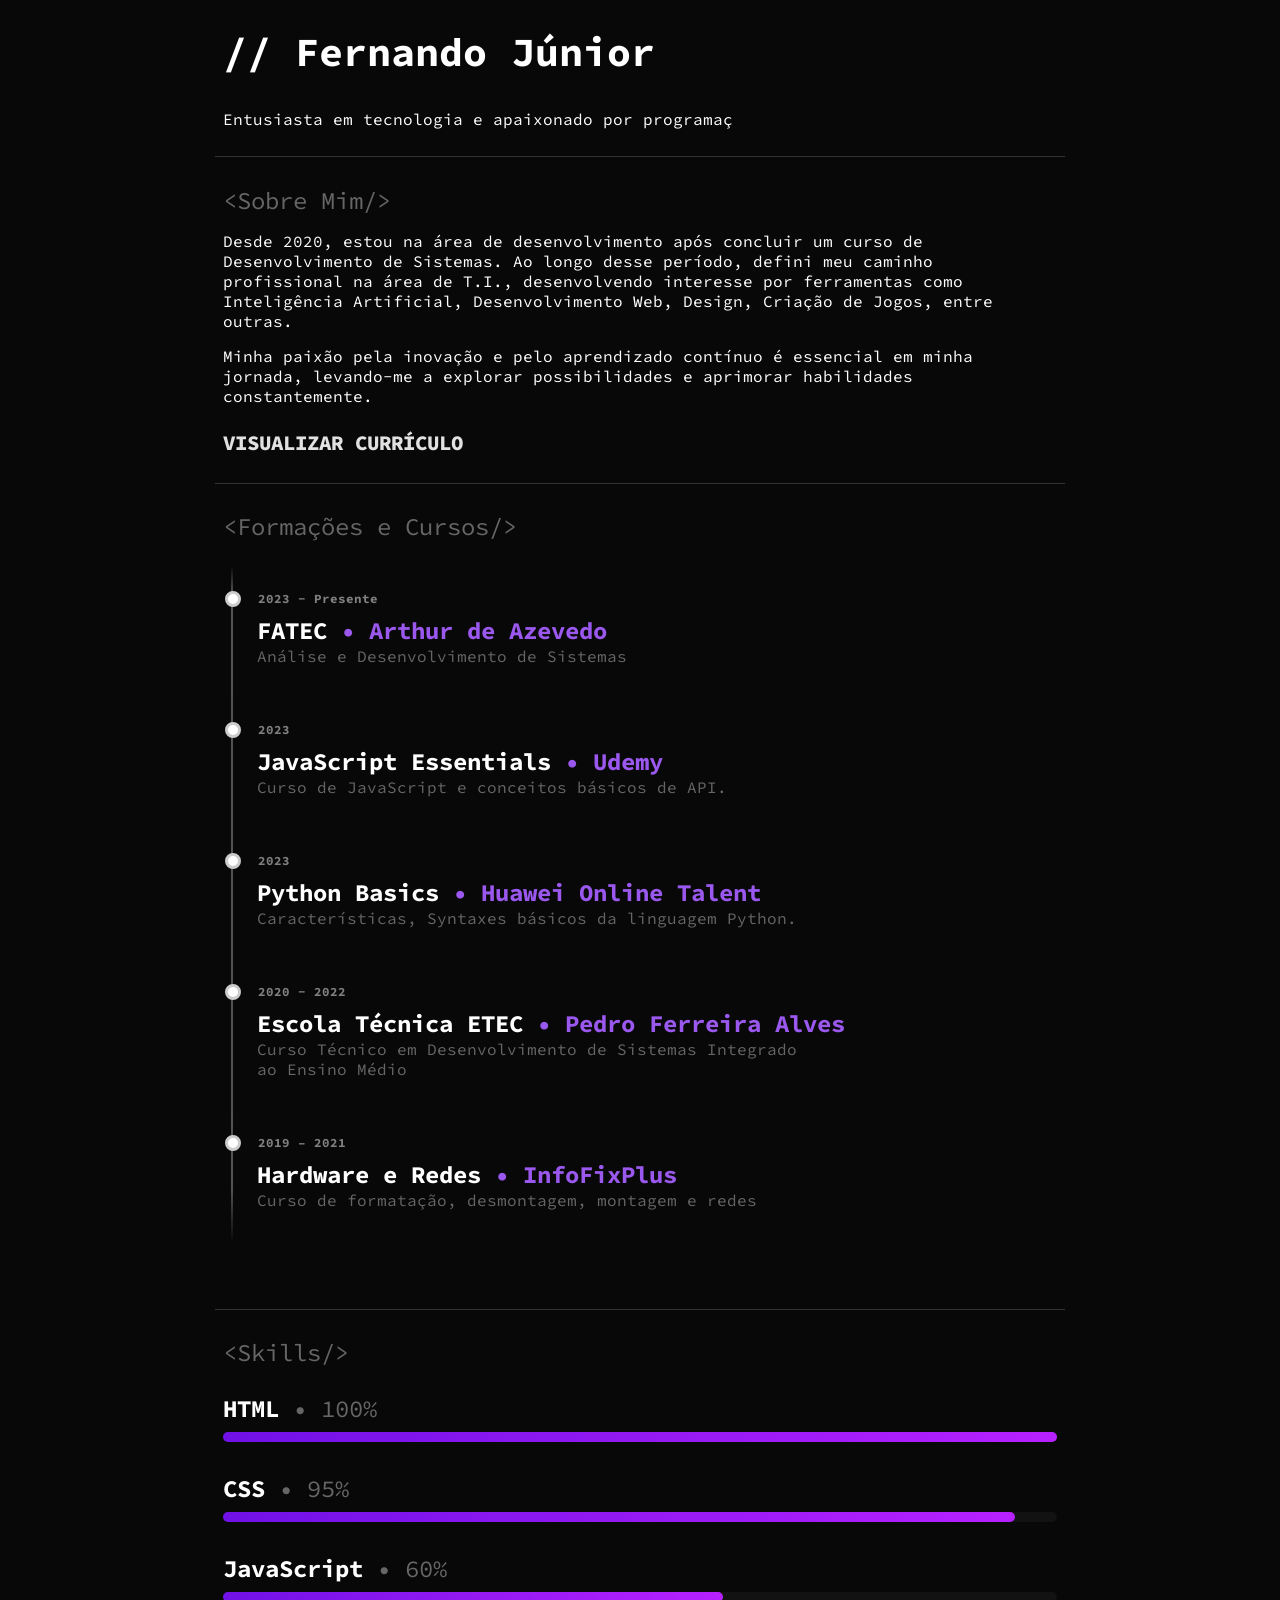
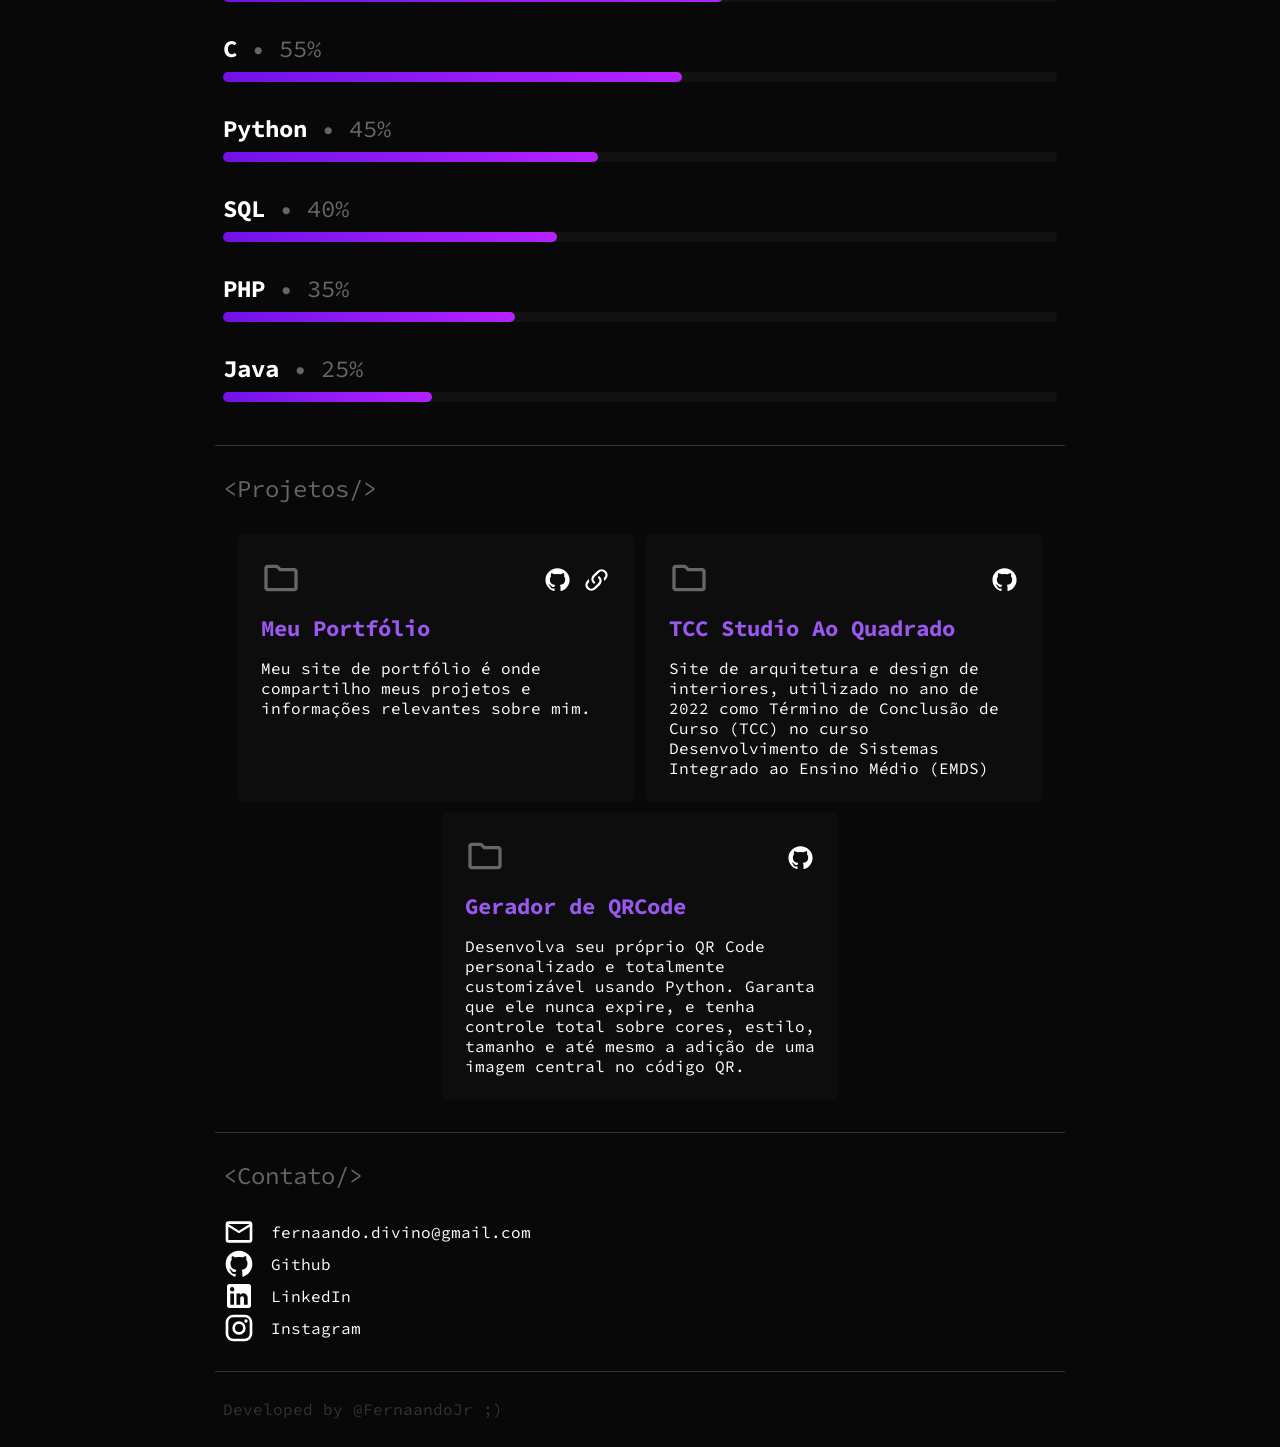
<file: index.html>
<!DOCTYPE html>
<html lang="pt-BR">
  <head>
    <meta charset="UTF-8" />
    <meta
      name="keywords"
      content="fernando divino de moraes júnior, fernando, 
      divino, junior, portfolio, site, website, curriculo, 
      fernando junior, fernando divino, programador, linkedin, 
      fernaandojr, fernandojr, fernandojunior, fernando divino, 
      fernando moraes, "
    />
    <meta
      name="description"
      content="Meu Portfólio com projetos e informações sobre mim e 
      minha carreira na área de T.I."
    />
    <meta name="author" content="Fernando Divino de Moraes Júnior" />
    <meta content="width=device-width, initial-scale=1" name="viewport" />
    <meta
      property="og:image"
      content="https://media.discordapp.net/attachments/365885779647528960/1210793917386067978/FvODZICXsBwSvnX.jpeg"
    />
    <link rel="shortcut icon" href="./img/svg/fav.svg" type="image/x-icon">
    <link rel="stylesheet" href="./styles/index.css" />
    <link rel="stylesheet" href="./styles/skill.css" />
    <link rel="stylesheet" href="./styles/sobre.css" />
    <link rel="stylesheet" href="./styles/contact.css" />
    <link rel="stylesheet" href="./styles/project.css" />
    <link rel="stylesheet" href="./styles/formacao.css" />
    <link rel="stylesheet" href="./styles/home.css" />
    <title>FernaandoJr</title>
  </head>
  <body onload="typeWriter()">
    <main class="flex-column">
      <!-- HOME -->
      <section class="home">
        <h1>// Fernando Júnior</h1>

        <p class="rem-1" id="type"></p>

      </section>
      <div class="line"></div>
      <!-- SOBRE -->
      <section class="about">
        <h1 class="sobre comment title">&lt;Sobre Mim/&gt;</h1>
        <p>
          Desde 2020, estou na área de desenvolvimento após concluir um curso de
          Desenvolvimento de Sistemas. Ao longo desse período, defini meu
          caminho profissional na área de T.I., desenvolvendo interesse por
          ferramentas como Inteligência Artificial, Desenvolvimento Web, Design,
          Criação de Jogos, entre outras.
        </p>
        <p>
          Minha paixão pela inovação e pelo aprendizado contínuo é essencial em
          minha jornada, levando-me a explorar possibilidades e aprimorar
          habilidades constantemente.
        </p>
        <a target="_blank" href="https://drive.google.com/file/d/1h4z-iNWxtM1szxfhs2U2ixg7a6mIzQXR/view?usp=drive_link">
          <button>Visualizar currículo</button>
        </a>
      </section>
      <div class="line"></div>
      <!-- FORMAÇÃO E CURSOS -->
      <section class="formacao">
        <h1 class="comment title">&lt;Formações e Cursos/&gt;</h1>

        <div class="container">
          <div class="timeline-item" date-is="2023 - Presente">
            <h1>FATEC<span>Arthur de Azevedo</span></h1>
            <p>Análise e Desenvolvimento de Sistemas</p>
          </div>

          <div class="timeline-item" date-is="2023">
            <h1>JavaScript Essentials <span>Udemy</span></h1>
            <p>Curso de JavaScript e conceitos básicos de API.</p>
          </div>
          <div class="timeline-item" date-is="2023">
            <h1>Python Basics <span>Huawei Online Talent</span></h1>
            <p>Características, Syntaxes básicos da linguagem Python.</p>
          </div>

          <div class="timeline-item" date-is="2020 - 2022">
            <h1>Escola Técnica ETEC <span>Pedro Ferreira Alves</span></h1>
            <p>
              Curso Técnico em Desenvolvimento de Sistemas Integrado ao Ensino
              Médio
            </p>
          </div>
          <div class="timeline-item" date-is="2019 – 2021">
            <h1>Hardware e Redes <span>InfoFixPlus</span></h1>
            <p>Curso de formatação, desmontagem, montagem e redes</p>
          </div>
        </div>
      </section>
      <div class="line"></div>
      <!-- SKILLS -->
      <section class="skills">
        <h1 class="comment title">&lt;Skills/&gt;</h1>
        <div class="skill-progress flex-column">
          <h1>HTML<span>100%</span></h1>
          <div class="bar"><div class="bar-status html"></div></div>
          <h1>CSS<span>95%</span></h1>
          <div class="bar"><div class="bar-status css"></div></div>
          <h1>JavaScript<span>60%</span></h1>
          <div class="bar"><div class="bar-status js"></div></div>
          <h1>C<span>55%</span></h1>
          <div class="bar"><div class="bar-status c"></div></div>
          <h1>Python<span>45%</span></h1>
          <div class="bar"><div class="bar-status py"></div></div>
          <h1>SQL<span>40%</span></h1>
          <div class="bar"><div class="bar-status sql"></div></div>
          <h1>PHP<span>35%</span></h1>
          <div class="bar"><div class="bar-status php"></div></div>
          <h1>Java<span>25%</span></h1>
          <div class="bar"><div class="bar-status java"></div></div>
        </div>
      </section>
      <!-- PROJETOS -->
      <div class="line"></div>
      <section class="projects">
        <h1 class="comment title">&lt;Projetos/&gt;</h1>
        <div class="container">
          <div class="card">
            <div class="title">
              <span class="folder"></span>
              <div class="ico">
                <a href="https://github.com/FernaandoJr/fernaandojr.github.io">
                  <!--LINK DO REPO DO GITHUB-->
                  <span class="github"></span>
                </a>
                <a href="https://fernaandojr.github.io/">
                  <!-- LINK DO PROJETO -->
                  <span class="link"></span>
                </a>
              </div>
            </div>
            <div class="text">
              <h1>Meu Portfólio</h1>
              <p>
                Meu site de portfólio é onde compartilho meus projetos e
                informações relevantes sobre mim.
              </p>
            </div>
          </div>
          <div class="card">
            <div class="title">
              <span class="folder"></span>
              <div class="ico">
                <a href="https://github.com/FernaandoJr/TCC2022">
                  <!--LINK DO REPO DO GITHUB-->
                  <span class="github"></span>
                </a>
                <a href="https://fernaandojr.github.io/">
                  <!-- LINK DO PROJETO -->
                </a>
              </div>
            </div>
            <div class="text">
              <h1>TCC Studio Ao Quadrado</h1>
              <p>
                Site de arquitetura e design de interiores, utilizado no ano de
                2022 como Término de Conclusão de Curso (TCC) no curso
                Desenvolvimento de Sistemas Integrado ao Ensino Médio (EMDS)
              </p>
            </div>
          </div>
          <div class="card">
            <div class="title">
              <span class="folder"></span>
              <div class="ico">
                <a href="https://github.com/FernaandoJr/qrcode-generator">
                  <!--LINK DO REPO DO GITHUB-->
                  <span class="github"></span>
                </a>
                <a href="https://fernaandojr.github.io/">
                  <!-- LINK DO PROJETO -->
                </a>
              </div>
            </div>
            <div class="text">
              <h1>Gerador de QRCode</h1>
              <p>
                Desenvolva seu próprio QR Code personalizado e totalmente
                customizável usando Python. Garanta que ele nunca expire, e
                tenha controle total sobre cores, estilo, tamanho e até mesmo a
                adição de uma imagem central no código QR.
              </p>
            </div>
          </div>
        </div>
      </section>
      <!-- CONTATO -->
      <div class="line"></div>
      <section class="contact">
        <h1 class="comment title">&lt;Contato/&gt;</h1>
        <div class="container">
          <span id="msg"></span>
          <div class="email">
            <span class="icon-email"></span>
            <p id="email" onclick="copyEmail()" data-content="">
              fernaando.divino@gmail.com
            </p>
          </div>
          <div class="github">
            <span class="icon-github"></span>
            <a href="https://github.com/fernaandojr">
              <p class="github">Github</p>
            </a>
          </div>
          <div class="linkedin">
            <span class="icon-linkedin"></span>
            <a href="https://linkedin.com/in/fernaandojr/">
              <p class="linkedin">LinkedIn</p>
            </a>
          </div>
          <div class="instagram">
            <span class="icon-instagram"></span>
            <a href="https://instagram.com/fernaando.divino/">
              <p class="linkedin">Instagram</p>
            </a>
          </div>
        </div>
      </section>
      <div class="line"></div>
      <section class="footer">
        <p class="grey-text">
          Developed by <span class="white-text">@FernaandoJr</span> ;)
        </p>
      </section>
      <script src="./js/bar.js"></script>
      <script src="./js/email.js"></script>
      <script src="./js/home_txt.js"></script>
    </main>
  </body>
</html>
</file>
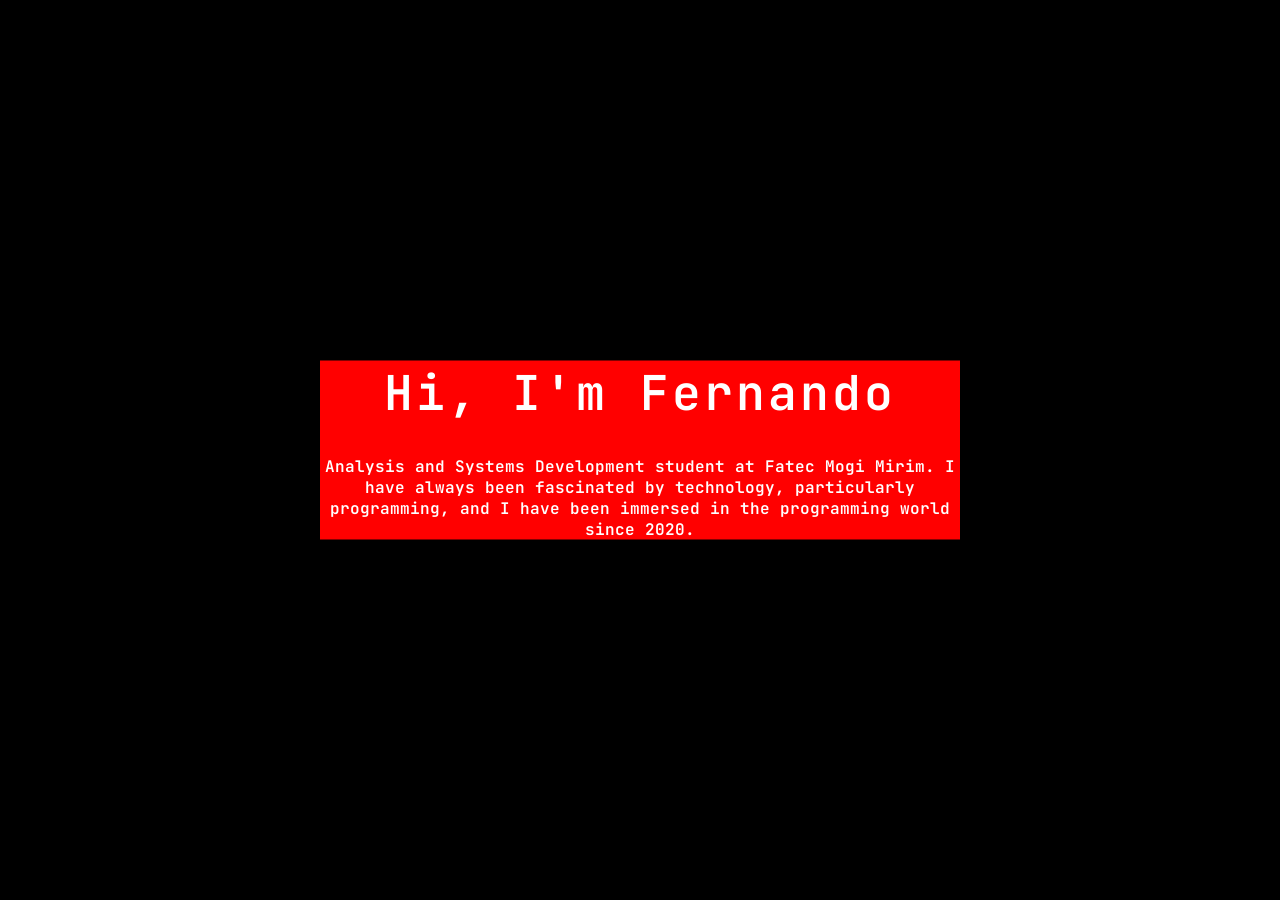
<file: src/index.html>
<!DOCTYPE html>
<html lang="pt-BR">
  <head>
    <meta charset="UTF-8" />
    <link rel="stylesheet" href="./css/index.css" />
    <title>FernaandoJr - Portfolio</title>
  </head>
  <body>
    <section class="home-hero">
      <div class="content">
        <h1 class="title">Hi, I'm Fernando</h1>
        <p>
          Analysis and Systems Development student at Fatec Mogi Mirim. I have always been fascinated by technology, particularly programming, 
          and I have been immersed in the programming world since 2020.
        </p>
      </div>
    </section>

    
  </body>
</html>
</file>
<file: styles/index.css>
@import url("https://fonts.googleapis.com/css2?family=JetBrains+Mono:ital,wght@0,100;0,200;0,300;0,400;0,500;0,600;0,700;0,800;1,100;1,200;1,300;1,400;1,500;1,600;1,700;1,800&family=Prompt:wght@900&display=swap");
@import url("https://fonts.googleapis.com/css2?family=Inter:slnt,wght@-10..0,100..900&family=Source+Code+Pro:ital,wght@0,200..900;1,200..900&display=swap");
@import url("https://fonts.googleapis.com/css2?family=Inter:wght@100..900&display=swap");

/*
font-family: "Inter", sans-serif;
font-family: "JetBrains Mono", monospace;
*/
:root{
  --roxo-forte: #6f11e7;
  --roxo-1300: #d47aff;
  --roxo-1200: #cd64ff;
  --roxo-1100: #c54dff;
  --roxo-1000: #be37ff;
  --roxo-900: #b721ff;
  --roxo-800: #a51ee6;
  --roxo-700: #921acc;
  --roxo-600: #8017b3;
  --roxo-500: #6e1499;
  --roxo-400: #5c1180;
  --roxo-300: #490d66;
  --roxo-200: #370a4c;
  --roxo-100: #250733;
  --roxo-000: #120319;
  --roxo-500: #24044d;
  --roxo-400: #36165e;
  --roxo-300: #563186;
  --roxo-200: #7952aa;
  --roxo-100: #9768d3;
  --neutro-1700: #ffffff;
  --neutro-1600: #e6e6e6;
  --neutro-1500: #cccccc;
  --neutro-1400: #999999;
  --neutro-1300: #808080;
  --neutro-1200: #666666;
  --neutro-1100: #4c4c4c;
  --neutro-1000: #333333;
  --neutro-900: #171717;
  --neutro-800: #151515;
  --neutro-700: #121212;
  --neutro-600: #101010;
  --neutro-500: #0d0d0d;
  --neutro-400: #0a0a0a;
  --neutro-300: #080808;
  --neutro-200: #050505;
  --neutro-100: #030303;
  --neutro-000: #000000;
}

body {
  background-color: var(--neutro-300);
  display: flex;
  justify-content: center;
  color: var(--neutro-1700);
}

* {
  font-family: "Source Code Pro", monospace;
  margin: 0;
}

a {
  text-decoration: none;
  color: var(--neutro-1700);
}

/* --------------- CSS JÁ PRONTOS --------------- */

.border-radius {
  border-radius: 13px;
}
.flex-column {
  display: flex;
  flex-direction: column;
}
.flex-row {
  display: flex;
  flex-direction: row;
}

.comment {
  color: var(--neutro-1200);
}

.grey-hover {
  transition: all 0.15s ease-in-out;
}

.grey-hover:hover {
  color: rgb(175, 175, 175);
}

.grey-text {
  color: var(--neutro-1000);
}

/* ------------- FIM CSS JÁ PRONTOS ------------- */

main {
  width: 100%;
  max-width: 850px;
  flex-wrap: wrap;
}

.line {
  width: 100%;
  background-color: var(--neutro-1000);
  height: 1px;
}

section .comment.title {
  margin-bottom: 25px;
  font-weight: 400;
}

section{
  padding: .5rem;
  padding-top: 1.7rem;
  padding-bottom: 1.7rem;
}

@media screen and (max-width: 600px){

}
</file>
<file: styles/skill.css>
:root{
  --roxo-600: #16032e;
  --roxo-500: #210545;
  --roxo-400: #2c075c;
  --roxo-300: #380974;
  --roxo-200: #430a8b;
  --roxo-100: #4e0ca2;
  --roxo-000: #590eb9;
  --roxo-500: #640fd0;
  --roxo-400: #6f11e7;
  --roxo-300: #7d29e9;
  --roxo-200: #8c41ec;
  --roxo-100: #9a58ee;

  --rosa-1200: #250733;
  --rosa-1100: #370a4c;
  --rosa-1000: #490d66;
  --rosa-900: #5c1180;
  --rosa-800: #6e1499;
  --rosa-700: #8017b3;
  --rosa-600: #921acc;
  --rosa-500: #a51ee6;
  --rosa-400: #b721ff;
  --rosa-300: #be37ff;
  --rosa-200: #c54dff;
  --rosa-100: #cd64ff;

  --neutro-1700: #ffffff;
  --neutro-1600: #e6e6e6;
  --neutro-1500: #cccccc;
  --neutro-1400: #999999;
  --neutro-1300: #808080;
  --neutro-1200: #666666;
  --neutro-1100: #4c4c4c;
  --neutro-1000: #333333;
  --neutro-900: #171717;
  --neutro-800: #151515;
  --neutro-700: #121212;
  --neutro-600: #101010;
  --neutro-500: #0d0d0d;
  --neutro-400: #0a0a0a;
  --neutro-300: #080808;
  --neutro-200: #050505;
  --neutro-100: #030303;
  --neutro-000: #000000;
}

section.skills{
  margin-bottom: 15px;
}

.skill-progress h1 {
  justify-content: flex-start;
  font-size: 1.5rem;
  margin-top: 1rem;
  margin-bottom: .5rem;
}

.skill-progress h1:first-child{
  margin-top: 0;
}

.skill-progress {
  width: 100%;
}

.skill-progress span{
  color: var(--neutro-1200);
}

.skill-progress .bar {
  background-color: var(--neutro-700);
  height: 10px;
  border-radius: 100rem;
  width: 100%;
  margin-bottom: 15px;
}



.bar .bar-status {
  background-image: linear-gradient(40deg, var(--roxo-forte) 0%, var(--roxo-900) 100%);
  height: 0;
  border-radius: 1rem;

}

.bar:last-child {
  margin-bottom: 0;
}

.skill-progress span {
  font-size: 1.5rem;
  align-self: center;
  font-weight: normal;
}

.skill-progress span::before{
  content: " • ";
}

.bar-status.html {
  width: 100%;
}
.bar-status.css {
  width: 95%;
}
.bar-status.js {
  width: 60%;
}
.bar-status.c {
  width: 55%;
}
.bar-status.py {
  width: 45%;
}
.bar-status.sql {
  width: 40%;
}
.bar-status.php {
  width: 35%;
}
.bar-status.java {
  width: 25%;
}

@media screen and (max-width: 900px) {
  main {
    width: 95%;
  }
}

@media screen and (max-width: 600px) {

  .skill-progress h1 {
    font-size: 1.2rem;
  }
  .skill-progress span {
    font-size: 1.2rem;
  }
  
}


@keyframes progress {
  from {
      width: 0;
  }
}

.bar-status-animation {
  height: 100% !important;
  animation: progress 3s cubic-bezier(.19,.78,.22,1) 0s 1 normal none;
}
</file>
<file: styles/sobre.css>
:root{
  --roxo-300: #7d29e9;
  --roxo-200: #8c41ec;
}

.sobre{
    margin-bottom: 15px !important;
}

.about p:nth-child(3){
    margin-top: 15px;
}

a > button{
  margin: 1.5rem 0 0 0;
}

button {
    font-size: 1.3rem;
    padding: 0;
    color: #e1e1e1;
    font-weight: 800;
    cursor: pointer;
    position: relative;
    border: none;
    background: none;
    text-transform: uppercase;
    transition-timing-function: cubic-bezier(0.25, 0.8, 0.25, 1);
    transition-duration: 400ms;
    transition-property: color;
  }
  
  button:focus,
  button:hover {
    color: var(--roxo-200);
  }
  
  button:focus:after,
  button:hover:after {
    width: 100%;
    left: 0%;
  }
  
  button:after {
    content: "";
    pointer-events: none;
    bottom: -3px;
    left: 50%;
    position: absolute;
    width: 0%;
    height: 2px;
    background-color: var(--roxo-200);
    transition-timing-function: cubic-bezier(0.25, 0.8, 0.25, 1);
    transition-duration: 400ms;
    transition-property: width, left;
  }
</file>
<file: styles/contact.css>
:root {
  --roxo-600: #16032e;
  --roxo-500: #210545;
  --roxo-400: #2c075c;
  --roxo-300: #380974;
  --roxo-200: #430a8b;
  --roxo-100: #4e0ca2;
  --roxo-000: #590eb9;
  --roxo-500: #640fd0;
  --roxo-400: #6f11e7;
  --roxo-300: #7d29e9;
  --roxo-200: #8c41ec;
  --roxo-100: #9a58ee;

  --rosa-1200: #250733;
  --rosa-1100: #370a4c;
  --rosa-1000: #490d66;
  --rosa-900: #5c1180;
  --rosa-800: #6e1499;
  --rosa-700: #8017b3;
  --rosa-600: #921acc;
  --rosa-500: #a51ee6;
  --rosa-400: #b721ff;
  --rosa-300: #be37ff;
  --rosa-200: #c54dff;
  --rosa-100: #cd64ff;

  --neutro-1700: #ffffff;
  --neutro-1600: #e6e6e6;
  --neutro-1500: #cccccc;
  --neutro-1400: #999999;
  --neutro-1300: #808080;
  --neutro-1200: #666666;
  --neutro-1100: #4c4c4c;
  --neutro-1000: #333333;
  --neutro-900: #171717;
  --neutro-800: #151515;
  --neutro-700: #121212;
  --neutro-600: #101010;
  --neutro-500: #0d0d0d;
  --neutro-400: #0a0a0a;
  --neutro-300: #080808;
  --neutro-200: #050505;
  --neutro-100: #030303;
  --neutro-000: #000000;
}

.container .email, .container .github,.container .linkedin,.container .instagram {
  display: flex;
  align-items: center;
}

.email span.icon-email {
  width: 2rem;
  aspect-ratio: 1;
  --svg: url("data:image/svg+xml,%3Csvg xmlns='http://www.w3.org/2000/svg' viewBox='0 0 24 24'%3E%3Cpath fill='%23000' d='M22 6c0-1.1-.9-2-2-2H4c-1.1 0-2 .9-2 2v12c0 1.1.9 2 2 2h16c1.1 0 2-.9 2-2zm-2 0l-8 5l-8-5zm0 12H4V8l8 5l8-5z'/%3E%3C/svg%3E");
  background-color: currentColor;
  -webkit-mask-image: var(--svg);
  mask-image: var(--svg);
  -webkit-mask-repeat: no-repeat;
  mask-repeat: no-repeat;
  -webkit-mask-size: 100% 100%;
  mask-size: 100% 100%;
  margin-right: 1rem;
}

span.icon-github {
  width: 2rem;
  aspect-ratio: 1;
  --svg: url("data:image/svg+xml,%3Csvg xmlns='http://www.w3.org/2000/svg' viewBox='0 0 24 24'%3E%3Cpath fill='%23000' d='M12 2A10 10 0 0 0 2 12c0 4.42 2.87 8.17 6.84 9.5c.5.08.66-.23.66-.5v-1.69c-2.77.6-3.36-1.34-3.36-1.34c-.46-1.16-1.11-1.47-1.11-1.47c-.91-.62.07-.6.07-.6c1 .07 1.53 1.03 1.53 1.03c.87 1.52 2.34 1.07 2.91.83c.09-.65.35-1.09.63-1.34c-2.22-.25-4.55-1.11-4.55-4.92c0-1.11.38-2 1.03-2.71c-.1-.25-.45-1.29.1-2.64c0 0 .84-.27 2.75 1.02c.79-.22 1.65-.33 2.5-.33c.85 0 1.71.11 2.5.33c1.91-1.29 2.75-1.02 2.75-1.02c.55 1.35.2 2.39.1 2.64c.65.71 1.03 1.6 1.03 2.71c0 3.82-2.34 4.66-4.57 4.91c.36.31.69.92.69 1.85V21c0 .27.16.59.67.5C19.14 20.16 22 16.42 22 12A10 10 0 0 0 12 2'/%3E%3C/svg%3E");
  background-color: currentColor;
  -webkit-mask-image: var(--svg);
  mask-image: var(--svg);
  -webkit-mask-repeat: no-repeat;
  mask-repeat: no-repeat;
  -webkit-mask-size: 100% 100%;
  mask-size: 100% 100%;
  margin-right: 1rem;
}

.icon-linkedin {
  width: 2rem;
  aspect-ratio: 1;
  --svg: url("data:image/svg+xml,%3Csvg xmlns='http://www.w3.org/2000/svg' viewBox='0 0 24 24'%3E%3Cpath fill='%23000' d='M19 3a2 2 0 0 1 2 2v14a2 2 0 0 1-2 2H5a2 2 0 0 1-2-2V5a2 2 0 0 1 2-2zm-.5 15.5v-5.3a3.26 3.26 0 0 0-3.26-3.26c-.85 0-1.84.52-2.32 1.3v-1.11h-2.79v8.37h2.79v-4.93c0-.77.62-1.4 1.39-1.4a1.4 1.4 0 0 1 1.4 1.4v4.93zM6.88 8.56a1.68 1.68 0 0 0 1.68-1.68c0-.93-.75-1.69-1.68-1.69a1.69 1.69 0 0 0-1.69 1.69c0 .93.76 1.68 1.69 1.68m1.39 9.94v-8.37H5.5v8.37z'/%3E%3C/svg%3E");
  background-color: currentColor;
  -webkit-mask-image: var(--svg);
  mask-image: var(--svg);
  -webkit-mask-repeat: no-repeat;
  mask-repeat: no-repeat;
  -webkit-mask-size: 100% 100%;
  margin-right: 1rem;
}

.icon-instagram {
  width: 2rem;
  aspect-ratio: 1;
  --svg: url("data:image/svg+xml,%3Csvg xmlns='http://www.w3.org/2000/svg' viewBox='0 0 24 24'%3E%3Cpath fill='%23000' d='M7.8 2h8.4C19.4 2 22 4.6 22 7.8v8.4a5.8 5.8 0 0 1-5.8 5.8H7.8C4.6 22 2 19.4 2 16.2V7.8A5.8 5.8 0 0 1 7.8 2m-.2 2A3.6 3.6 0 0 0 4 7.6v8.8C4 18.39 5.61 20 7.6 20h8.8a3.6 3.6 0 0 0 3.6-3.6V7.6C20 5.61 18.39 4 16.4 4zm9.65 1.5a1.25 1.25 0 0 1 1.25 1.25A1.25 1.25 0 0 1 17.25 8A1.25 1.25 0 0 1 16 6.75a1.25 1.25 0 0 1 1.25-1.25M12 7a5 5 0 0 1 5 5a5 5 0 0 1-5 5a5 5 0 0 1-5-5a5 5 0 0 1 5-5m0 2a3 3 0 0 0-3 3a3 3 0 0 0 3 3a3 3 0 0 0 3-3a3 3 0 0 0-3-3'/%3E%3C/svg%3E");
  background-color: currentColor;
  -webkit-mask-image: var(--svg);
  mask-image: var(--svg);
  -webkit-mask-repeat: no-repeat;
  mask-repeat: no-repeat;
  -webkit-mask-size: 100% 100%;
  mask-size: 100% 100%;
  margin-right: 1rem;
}


p#email {
  cursor: pointer;
  line-height: 1rem;
}

.margin {
  margin-bottom: 10px;
}

p#email::before {
  content: attr(data-content);
  display: flex;
  color: var(--rosa-100);
  font-size: 0.8rem;
  line-height: 1px;
  justify-content: center;
}
</file>
<file: styles/project.css>
:root{
  --roxo-600: #16032e;
  --roxo-500: #210545;
  --roxo-400: #2c075c;
  --roxo-300: #380974;
  --roxo-200: #430a8b;
  --roxo-100: #4e0ca2;
  --roxo-000: #590eb9;
  --roxo-500: #640fd0;
  --roxo-400: #6f11e7;
  --roxo-300: #7d29e9;
  --roxo-200: #8c41ec;
  --roxo-100: #9a58ee;

  --rosa-1200: #250733;
  --rosa-1100: #370a4c;
  --rosa-1000: #490d66;
  --rosa-900: #5c1180;
  --rosa-800: #6e1499;
  --rosa-700: #8017b3;
  --rosa-600: #921acc;
  --rosa-500: #a51ee6;
  --rosa-400: #b721ff;
  --rosa-300: #be37ff;
  --rosa-200: #c54dff;
  --rosa-100: #cd64ff;

  --neutro-1700: #ffffff;
  --neutro-1600: #e6e6e6;
  --neutro-1500: #cccccc;
  --neutro-1400: #999999;
  --neutro-1300: #808080;
  --neutro-1200: #666666;
  --neutro-1100: #4c4c4c;
  --neutro-1000: #333333;
  --neutro-900: #171717;
  --neutro-800: #151515;
  --neutro-700: #121212;
  --neutro-600: #101010;
  --neutro-500: #0d0d0d;
  --neutro-400: #0a0a0a;
  --neutro-300: #080808;
  --neutro-200: #050505;
  --neutro-100: #030303;
  --neutro-000: #000000;
}

section.projects > .container {
  display: flex;
  flex-wrap: wrap;
  justify-content: center;
}
section.projects .container .card {
  background-color: var(--neutro-500);
  width: 350px;
  margin: 5px;
  width: 350px;
  border-radius: 7px;
  overflow: hidden;
  padding: 1.5rem;
  transition: all 0.2s ease-in-out;
}

.container .card:hover {
  transform: scale(1.015);
  transform: translateY(-3px);
  background-color: var(--neutro-800) !important;

}


.card .ico {
  height: 1.5rem;
  display: flex;
}

section.projects .container > .card > .title {
  display: flex;
  justify-content: space-between;
  align-items: center;
  margin-bottom: 1rem;
}

.card .text h1 {
  font-size: 1.4rem;
  margin-bottom: 1rem;
  color: var(--roxo-100);
}

.folder {
  --svg-folder: url("data:image/svg+xml,%3Csvg xmlns='http://www.w3.org/2000/svg' viewBox='0 0 24 24'%3E%3Cpath fill='%23000' d='M4 20q-.825 0-1.412-.587T2 18V6q0-.825.588-1.412T4 4h5.175q.4 0 .763.15t.637.425L12 6h8q.825 0 1.413.588T22 8v10q0 .825-.587 1.413T20 20zm0-2h16V8h-8.825l-2-2H4zm0 0V6z'/%3E%3C/svg%3E");
  width: 2.5rem;
  aspect-ratio: 1;
  background-color: var(--neutro-1200);
  -webkit-mask-image: var(--svg-folder);
  mask-image: var(--svg-folder);
  -webkit-mask-repeat: no-repeat;
  mask-repeat: no-repeat;
  -webkit-mask-size: 100% 100%;
  mask-size: 100% 100%;
  transition: all 0.2s ease-in-out;
}

.card .ico span{
  margin-left: 10px;
  transition: all 0.2s ease-in-out;
}

.ico .link {
  --svg-link: url("data:image/svg+xml,%3Csvg xmlns='http://www.w3.org/2000/svg' viewBox='0 0 24 24'%3E%3Cpath fill='%23000' d='M10.59 13.41c.41.39.41 1.03 0 1.42c-.39.39-1.03.39-1.42 0a5.003 5.003 0 0 1 0-7.07l3.54-3.54a5.003 5.003 0 0 1 7.07 0a5.003 5.003 0 0 1 0 7.07l-1.49 1.49c.01-.82-.12-1.64-.4-2.42l.47-.48a2.982 2.982 0 0 0 0-4.24a2.982 2.982 0 0 0-4.24 0l-3.53 3.53a2.982 2.982 0 0 0 0 4.24m2.82-4.24c.39-.39 1.03-.39 1.42 0a5.003 5.003 0 0 1 0 7.07l-3.54 3.54a5.003 5.003 0 0 1-7.07 0a5.003 5.003 0 0 1 0-7.07l1.49-1.49c-.01.82.12 1.64.4 2.43l-.47.47a2.982 2.982 0 0 0 0 4.24a2.982 2.982 0 0 0 4.24 0l3.53-3.53a2.982 2.982 0 0 0 0-4.24a.973.973 0 0 1 0-1.42'/%3E%3C/svg%3E");  display: flex;
  width: 1.8rem;
  aspect-ratio: 1;
  background-color: var(--neutro-1700);
  -webkit-mask-image: var(--svg-link);
  webkit-mask-repeat: no-repeat;
  mask-repeat: no-repeat;
  -webkit-mask-size: 100% 100%;
  mask-size: 100% 100%;
}

.ico .github {
  --svg-github: url("data:image/svg+xml,%3Csvg xmlns='http://www.w3.org/2000/svg' viewBox='0 0 24 24'%3E%3Cpath fill='%23000' fill-rule='evenodd' d='M12.026 2c-5.509 0-9.974 4.465-9.974 9.974c0 4.406 2.857 8.145 6.821 9.465c.499.09.679-.217.679-.481c0-.237-.008-.865-.011-1.696c-2.775.602-3.361-1.338-3.361-1.338c-.452-1.152-1.107-1.459-1.107-1.459c-.905-.619.069-.605.069-.605c1.002.07 1.527 1.028 1.527 1.028c.89 1.524 2.336 1.084 2.902.829c.091-.645.351-1.085.635-1.334c-2.214-.251-4.542-1.107-4.542-4.93c0-1.087.389-1.979 1.024-2.675c-.101-.253-.446-1.268.099-2.64c0 0 .837-.269 2.742 1.021a9.582 9.582 0 0 1 2.496-.336a9.554 9.554 0 0 1 2.496.336c1.906-1.291 2.742-1.021 2.742-1.021c.545 1.372.203 2.387.099 2.64c.64.696 1.024 1.587 1.024 2.675c0 3.833-2.33 4.675-4.552 4.922c.355.308.675.916.675 1.846c0 1.334-.012 2.41-.012 2.737c0 .267.178.577.687.479C19.146 20.115 22 16.379 22 11.974C22 6.465 17.535 2 12.026 2' clip-rule='evenodd'/%3E%3C/svg%3E");
  display: flex;
  width: 1.8rem;
  aspect-ratio: 1;
  background-color: var(--neutro-1700);
  -webkit-mask-image: var(--svg-github);
}

.ico span:hover{
  background-color: var(--rosa-100);
}
</file>
<file: styles/formacao.css>
:root{
  --roxo-600: #16032e;
  --roxo-500: #210545;
  --roxo-400: #2c075c;
  --roxo-300: #380974;
  --roxo-200: #430a8b;
  --roxo-100: #4e0ca2;
  --roxo-000: #590eb9;
  --roxo-500: #640fd0;
  --roxo-400: #6f11e7;
  --roxo-300: #7d29e9;
  --roxo-200: #8c41ec;
  --roxo-100: #9a58ee;

  --rosa-1200: #250733;
  --rosa-1100: #370a4c;
  --rosa-1000: #490d66;
  --rosa-900: #5c1180;
  --rosa-800: #6e1499;
  --rosa-700: #8017b3;
  --rosa-600: #921acc;
  --rosa-500: #a51ee6;
  --rosa-400: #b721ff;
  --rosa-300: #be37ff;
  --rosa-200: #c54dff;
  --rosa-100: #cd64ff;

  --neutro-1700: #ffffff;
  --neutro-1600: #e6e6e6;
  --neutro-1500: #cccccc;
  --neutro-1400: #999999;
  --neutro-1300: #808080;
  --neutro-1200: #666666;
  --neutro-1100: #4c4c4c;
  --neutro-1000: #333333;
  --neutro-900: #171717;
  --neutro-800: #151515;
  --neutro-700: #121212;
  --neutro-600: #101010;
  --neutro-500: #0d0d0d;
  --neutro-400: #0a0a0a;
  --neutro-300: #080808;
  --neutro-200: #050505;
  --neutro-100: #030303;
  --neutro-000: #000000;
}

.formacao > .container {
  width: 100%;
  margin-left: .5rem;
}

.timeline-item {
  padding: 3em 2em 2em 1.5rem;
  position: relative;
  color: var(--neutro-1700);
  border-left: 2px solid rgba(255, 255, 255, 0.3);
}

.timeline-item::before {
  content: attr(date-is);
  position: absolute;
  left: 2em;
  font-weight: bold;
  top: 1.5rem;
  display: block;
  font-weight: 700;
  font-size: 0.785rem;
  color: var(--neutro-1300);
}
.timeline-item::after {
  width: 10px;
  height: 10px;
  display: block;
  top: 1.5rem;
  position: absolute;
  left: -8px;
  border-radius: 10px;
  content: "";
  border: 3px solid var(--neutro-1500);
  background: white;
  
}
.timeline-item:last-child {
  border-image: linear-gradient(to bottom, rgba(255, 255, 255, 0.3) 60%, rgba(0, 0, 0, 0)) 1 100%;
}

.timeline-item h1{
    font-size: 1.5rem;
}
.timeline-item p {
    font-size: 1rem;
    color: var(--neutro-1200);
    width: 70%;
}

.timeline-item:first-child {
    border-image: linear-gradient(to top, rgba(255, 255, 255, 0.3) 80%, rgba(111, 255, 0, 0)) 1 100%;
  }

.timeline-item h1 span{
  color: var(--roxo-100);
}

.timeline-item h1 span::before{
  content: " • ";
}
</file>
<file: styles/home.css>
:root{
    --roxo-100: #9a58ee;
}

.home h1{
    font-size: 2.5rem;
    margin: 0 0 2rem;
}
</file>
<file: src/css/index.css>
@import url("https://fonts.googleapis.com/css2?family=JetBrains+Mono:ital,wght@0,100;0,200;0,300;0,400;0,500;0,600;0,700;0,800;1,100;1,200;1,300;1,400;1,500;1,600;1,700;1,800&family=Prompt:wght@900&display=swap");

body {
  background-color: #181a1b;
  color: white;
}

* {
  font-family: "JetBrains Mono", monospace;
  font-weight: 600;
  margin: 0;
  padding: 0;
}

.title {
  font-size: 3rem;
}

.home-hero {
  background-color: black;
  height: 100vh;
  min-height: 80vh;
}

.home-hero h1 {
  margin-bottom: 2rem;
  letter-spacing: 3px;
}

.home-hero .content {
  background-color: red;
  position: absolute;
  text-align: center;
  position: absolute;
  top: 50%;
  left: 50%;
  transform: translate(-50%, -50%);
  max-width: 40rem;
  width: 60%;
}

.home-hero .content p {
  text-align: center;
}
</file>
